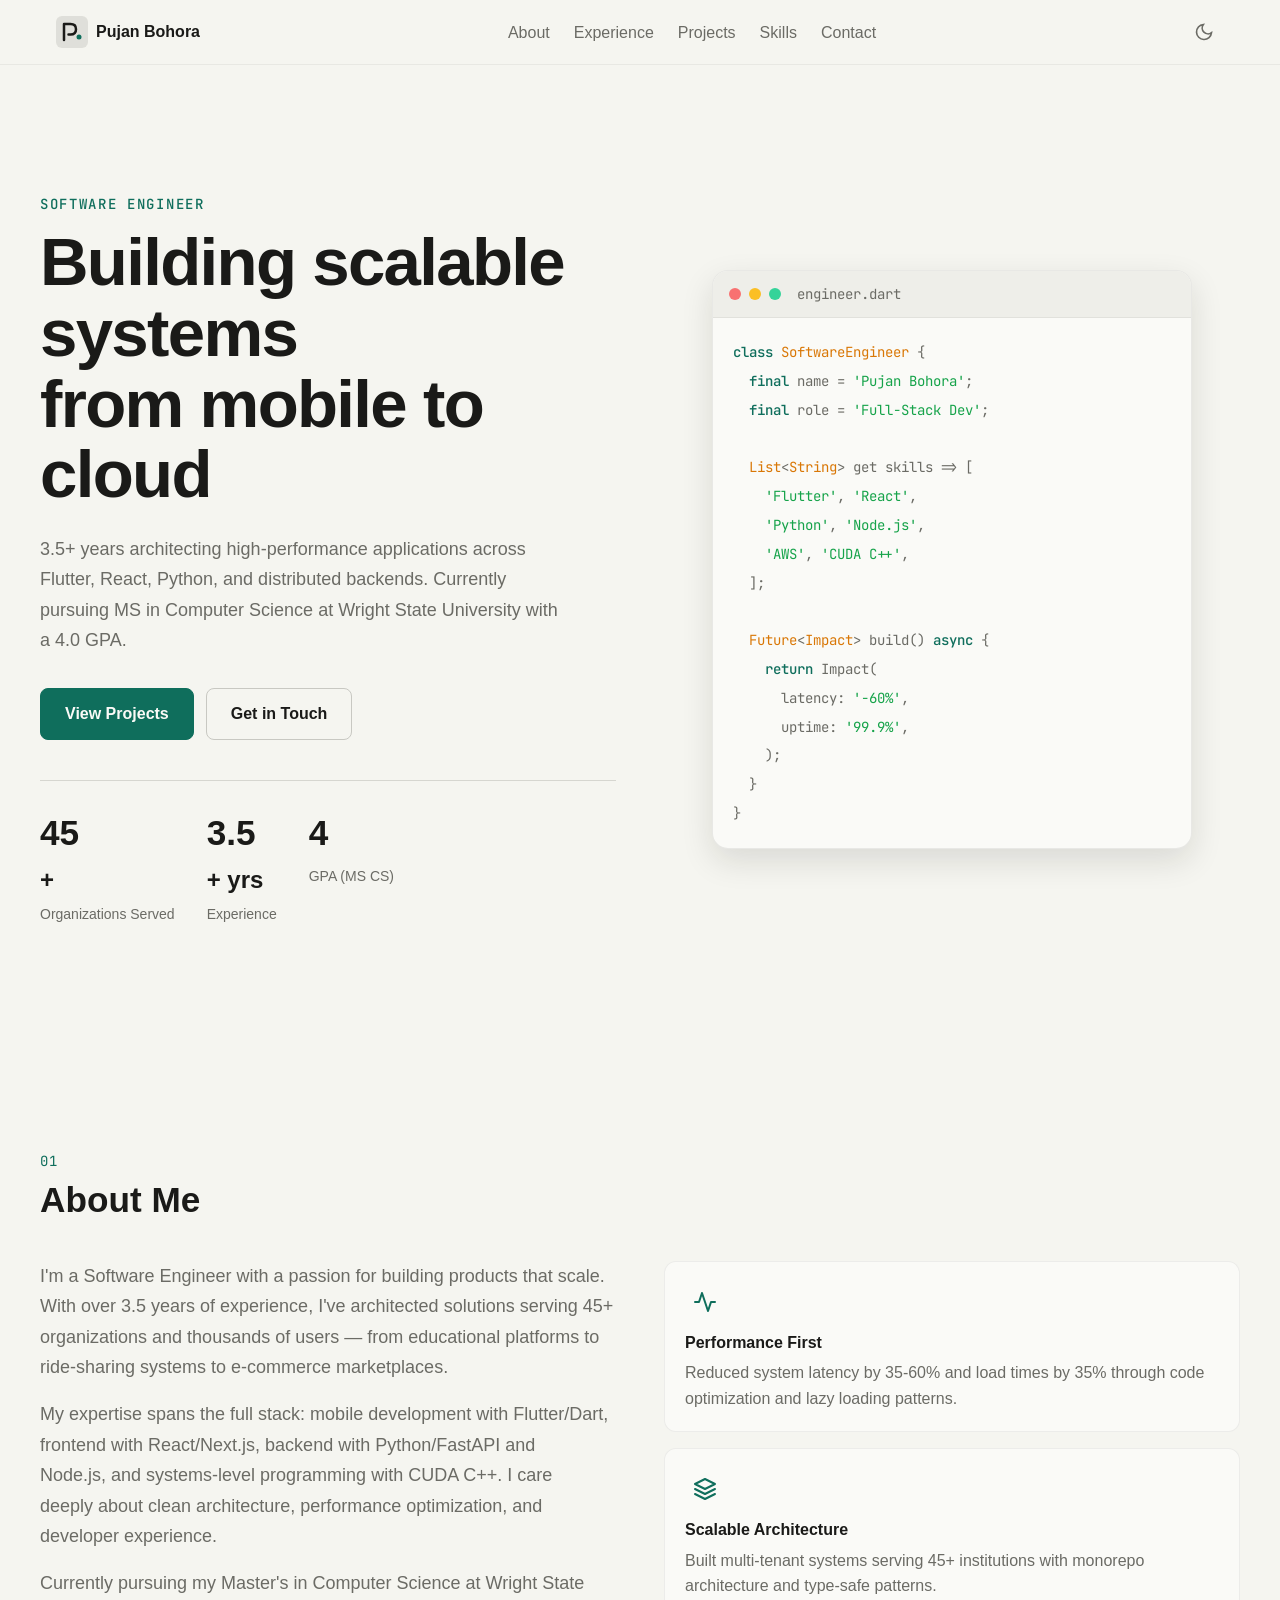
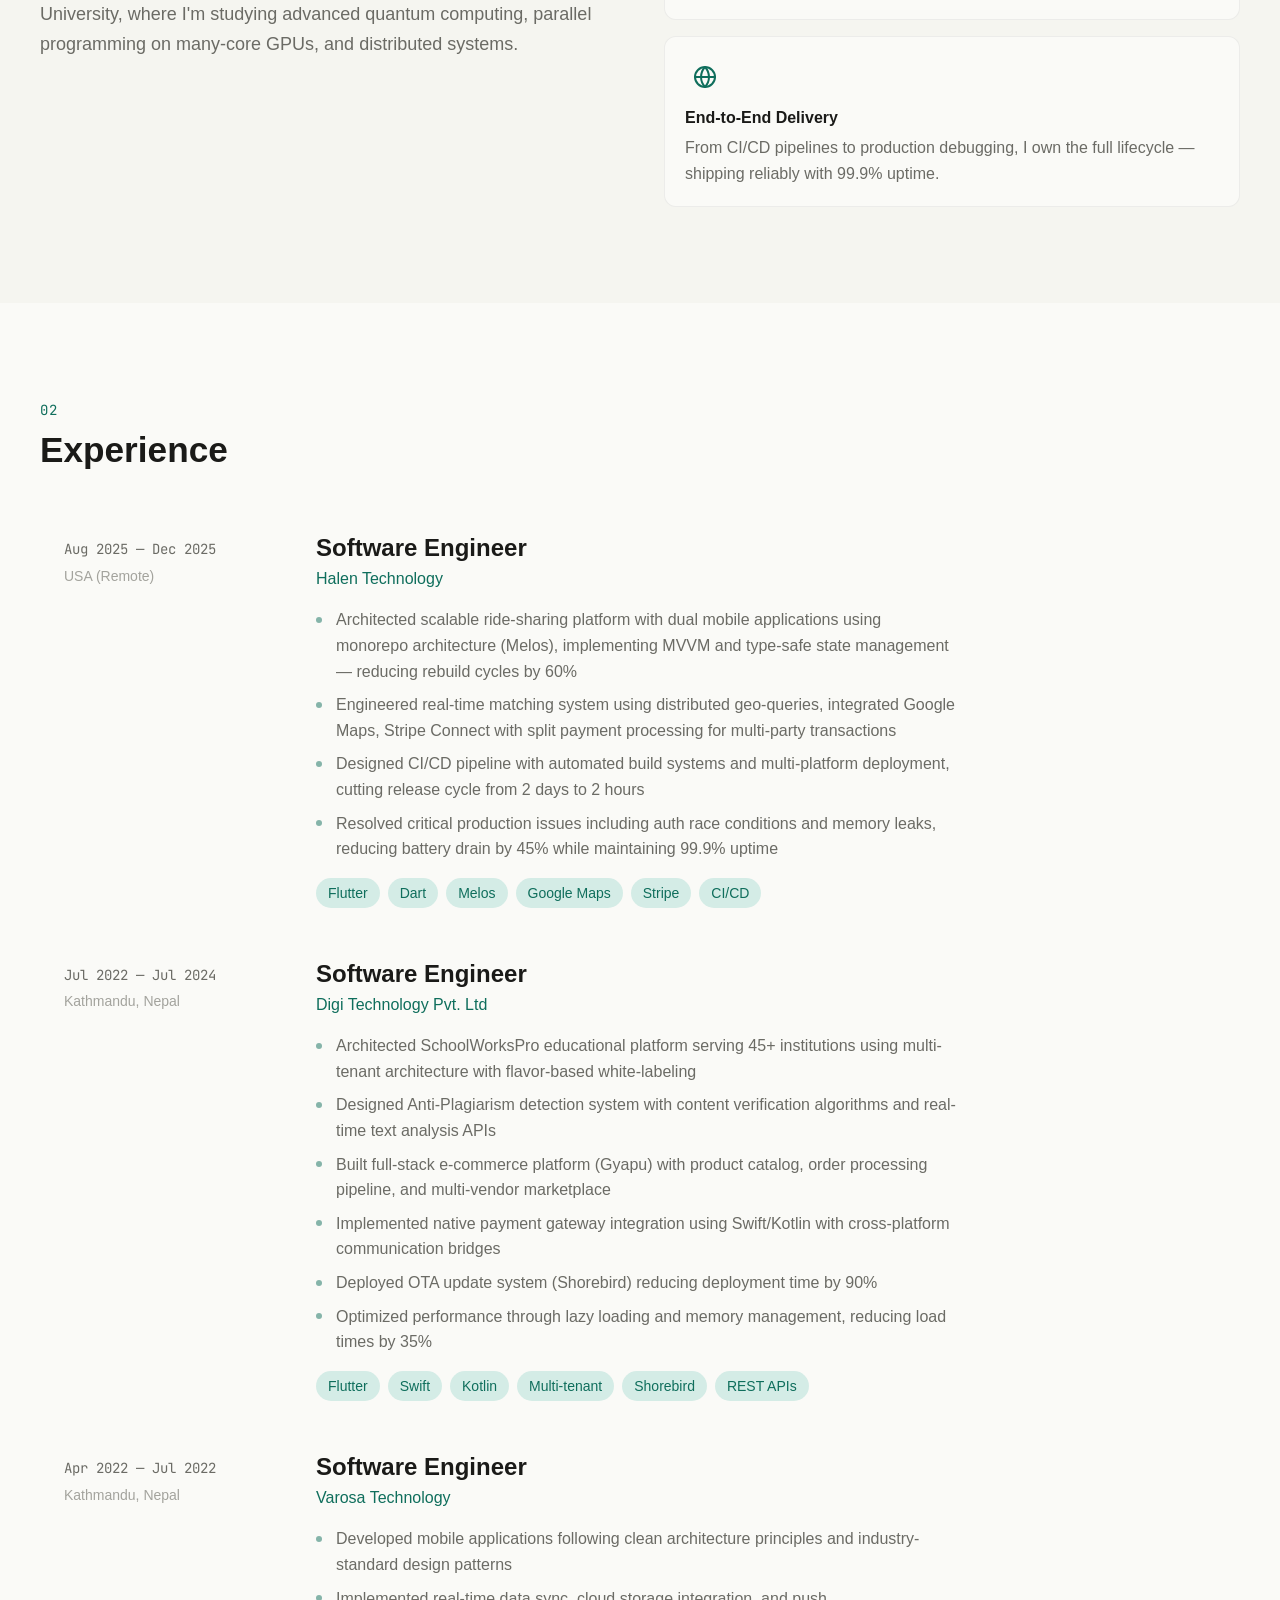
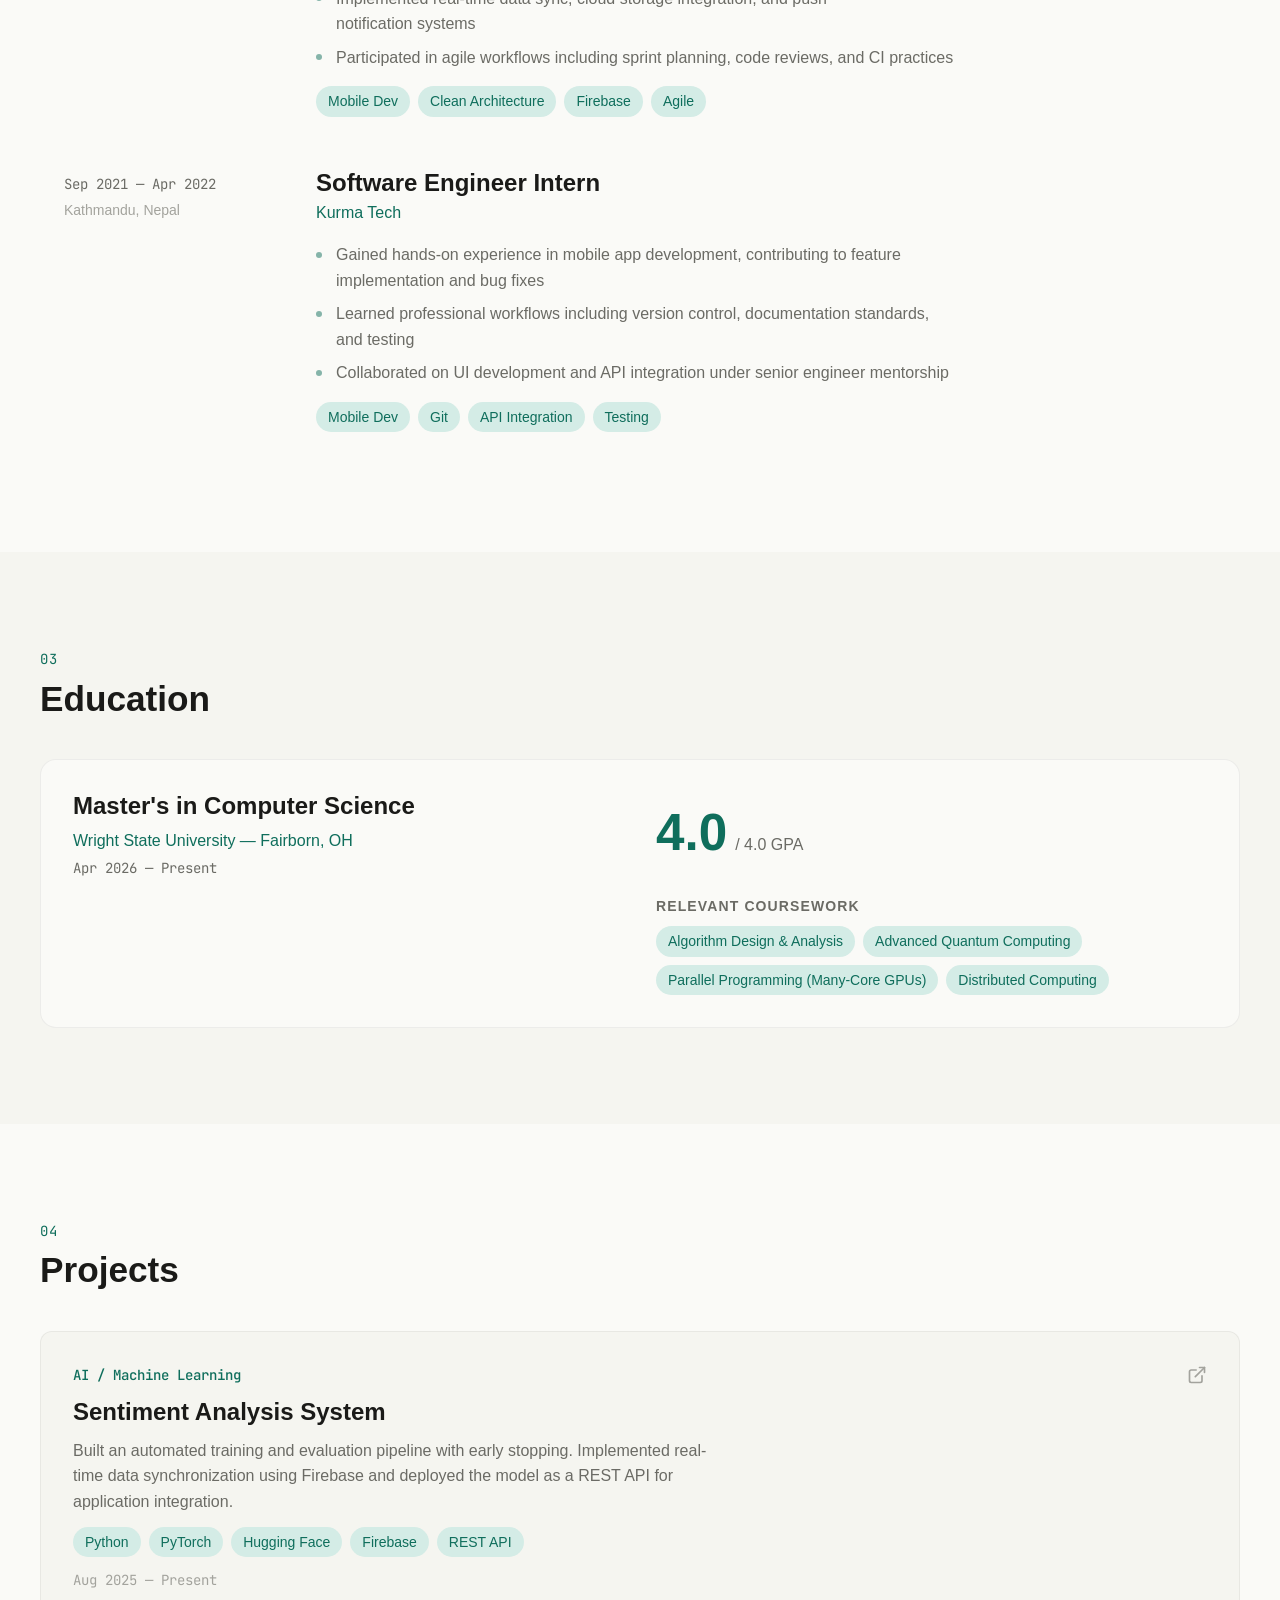
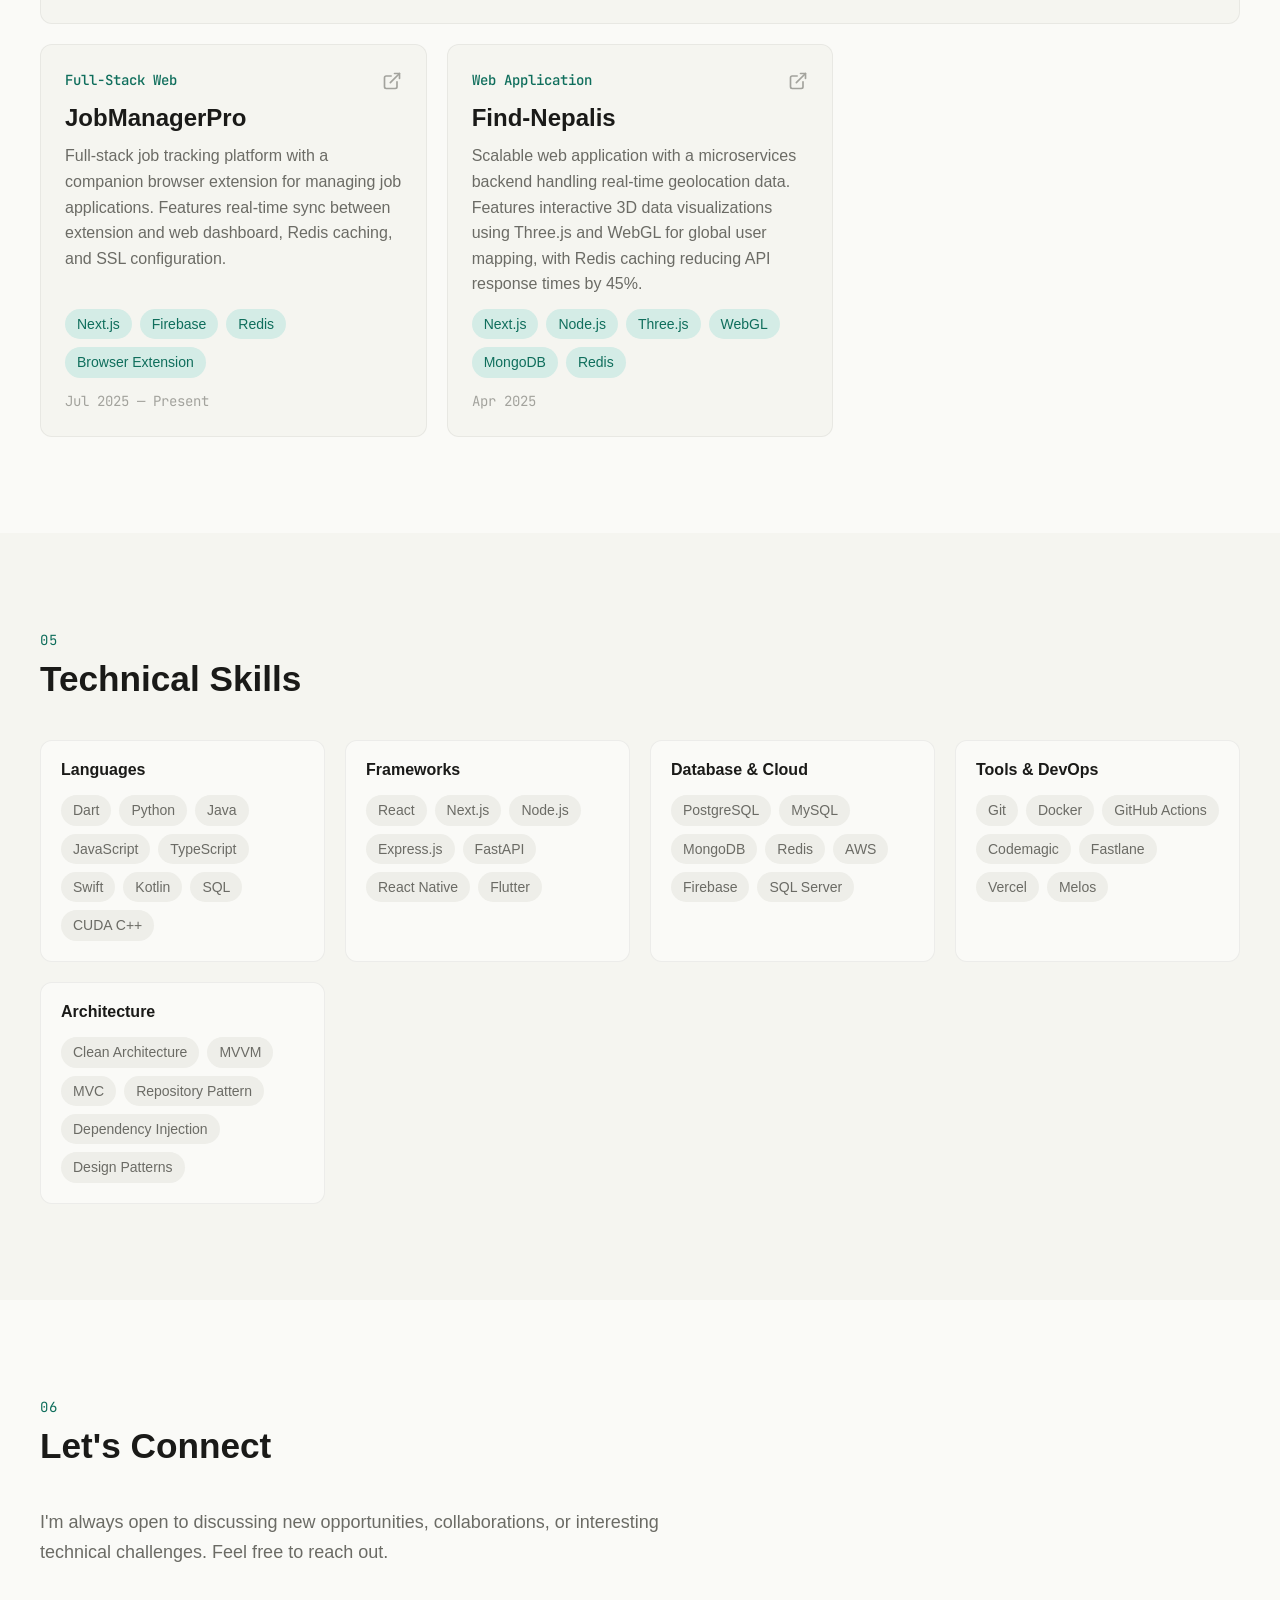
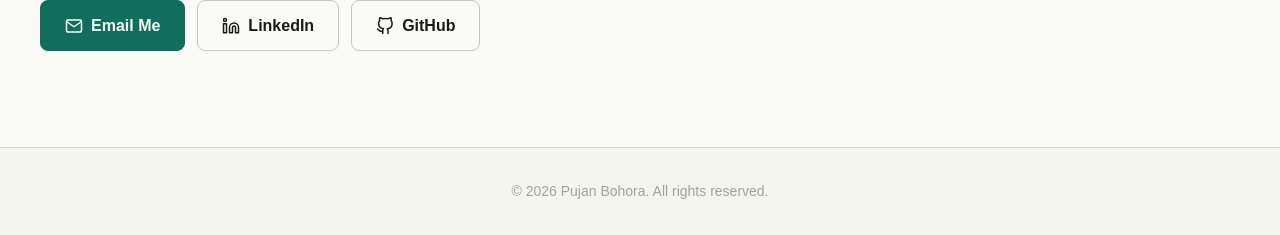
<file: index.html>
<!DOCTYPE html>
<html lang="en">

<head>
  <meta charset="UTF-8" />
  <meta name="viewport" content="width=device-width, initial-scale=1.0" />
  <title>Pujan Bohora — Software Engineer</title>
  <meta name="description"
    content="Software Engineer with 3.5+ years building scalable, high-performance applications across mobile, web, and backend systems." />
  <meta property="og:title" content="Pujan Bohora — Software Engineer" />
  <meta property="og:description"
    content="Full-stack developer specializing in mobile, web, and distributed systems." />
  <meta property="og:type" content="website" />

  <!-- Fonts -->
  <link href="https://api.fontshare.com/v2/css?f[]=cabinet-grotesk@500,700,800&f[]=satoshi@400,500,700&display=swap"
    rel="stylesheet" />
  <link rel="preconnect" href="https://fonts.googleapis.com" />
  <link rel="preconnect" href="https://fonts.gstatic.com" crossorigin />
  <link href="https://fonts.googleapis.com/css2?family=JetBrains+Mono:wght@400;500&display=swap" rel="stylesheet" />

  <link rel="stylesheet" href="./base.css" />
  <link rel="stylesheet" href="./style.css" />
</head>

<body>
  <a href="#main" class="sr-only"
    style="position:absolute;top:0;left:0;padding:8px;background:var(--color-primary);color:var(--color-text-inverse);z-index:999;font-size:14px;">Skip
    to content</a>

  <!-- HEADER -->
  <header class="header" id="header">
    <div class="header-inner">
      <a href="#" class="logo" aria-label="Pujan Bohora">
        <svg width="32" height="32" viewBox="0 0 32 32" fill="none" aria-hidden="true">
          <rect width="32" height="32" rx="6" fill="currentColor" opacity="0.1" />
          <path d="M8 24V8h6.5c3.6 0 5.5 2.1 5.5 5.2 0 3.1-2 5.3-5.5 5.3H12.5" stroke="currentColor" stroke-width="2.5"
            stroke-linecap="round" stroke-linejoin="round" />
          <circle cx="23" cy="21" r="2.5" fill="var(--color-primary)" />
        </svg>
        <span>Pujan Bohora</span>
      </a>
      <nav class="nav" id="nav" aria-label="Main navigation">
        <ul role="list">
          <li><a href="#about">About</a></li>
          <li><a href="#experience">Experience</a></li>
          <li><a href="#projects">Projects</a></li>
          <li><a href="#skills">Skills</a></li>
          <li><a href="#contact">Contact</a></li>
        </ul>
      </nav>
      <div class="header-actions">
        <button data-theme-toggle aria-label="Switch to dark mode" class="theme-toggle">
          <svg width="20" height="20" viewBox="0 0 24 24" fill="none" stroke="currentColor" stroke-width="2">
            <path d="M21 12.79A9 9 0 1 1 11.21 3 7 7 0 0 0 21 12.79z" />
          </svg>
        </button>
        <button class="mobile-menu-btn" aria-label="Open menu" aria-expanded="false" id="menuBtn">
          <svg width="24" height="24" viewBox="0 0 24 24" fill="none" stroke="currentColor" stroke-width="2"
            stroke-linecap="round">
            <line x1="3" y1="6" x2="21" y2="6" />
            <line x1="3" y1="12" x2="21" y2="12" />
            <line x1="3" y1="18" x2="21" y2="18" />
          </svg>
        </button>
      </div>
    </div>
  </header>

  <main id="main">
    <!-- HERO -->
    <section class="hero" id="hero">
      <div class="hero-inner">
        <div class="hero-content">
          <p class="hero-label">Software Engineer</p>
          <h1 class="hero-title">Building scalable systems<br />from mobile to cloud</h1>
          <p class="hero-description">3.5+ years architecting high-performance applications across Flutter, React,
            Python, and distributed backends. Currently pursuing MS in Computer Science at Wright State University with
            a 4.0 GPA.</p>
          <div class="hero-actions">
            <a href="#projects" class="btn btn-primary">View Projects</a>
            <a href="#contact" class="btn btn-secondary">Get in Touch</a>
          </div>
          <div class="hero-stats">
            <div class="stat">
              <span class="stat-number" data-target="45">0</span><span class="stat-suffix">+</span>
              <span class="stat-label">Organizations Served</span>
            </div>
            <div class="stat">
              <span class="stat-number" data-target="3.5">0</span><span class="stat-suffix">+ yrs</span>
              <span class="stat-label">Experience</span>
            </div>
            <div class="stat">
              <span class="stat-number" data-target="4.0">0</span>
              <span class="stat-label">GPA (MS CS)</span>
            </div>
          </div>
        </div>
        <div class="hero-visual">
          <div class="hero-code-block">
            <div class="code-header">
              <span class="code-dot" style="background:#f87171"></span>
              <span class="code-dot" style="background:#fbbf24"></span>
              <span class="code-dot" style="background:#34d399"></span>
              <span class="code-filename">engineer.dart</span>
            </div>
            <pre><code><span class="code-keyword">class</span> <span class="code-type">SoftwareEngineer</span> {
  <span class="code-keyword">final</span> name = <span class="code-string">'Pujan Bohora'</span>;
  <span class="code-keyword">final</span> role = <span class="code-string">'Full-Stack Dev'</span>;

  <span class="code-type">List</span>&lt;<span class="code-type">String</span>&gt; get skills =&gt; [
    <span class="code-string">'Flutter'</span>, <span class="code-string">'React'</span>,
    <span class="code-string">'Python'</span>, <span class="code-string">'Node.js'</span>,
    <span class="code-string">'AWS'</span>, <span class="code-string">'CUDA C++'</span>,
  ];

  <span class="code-type">Future</span>&lt;<span class="code-type">Impact</span>&gt; build() <span class="code-keyword">async</span> {
    <span class="code-keyword">return</span> Impact(
      latency: <span class="code-string">'-60%'</span>,
      uptime: <span class="code-string">'99.9%'</span>,
    );
  }
}</code></pre>
          </div>
        </div>
      </div>
    </section>

    <!-- ABOUT -->
    <section class="section" id="about">
      <div class="container">
        <div class="section-header">
          <span class="section-label">01</span>
          <h2 class="section-title">About Me</h2>
        </div>
        <div class="about-grid">
          <div class="about-text">
            <p>I'm a Software Engineer with a passion for building products that scale. With over 3.5 years of
              experience, I've architected solutions serving 45+ organizations and thousands of users — from educational
              platforms to ride-sharing systems to e-commerce marketplaces.</p>
            <p>My expertise spans the full stack: mobile development with Flutter/Dart, frontend with React/Next.js,
              backend with Python/FastAPI and Node.js, and systems-level programming with CUDA C++. I care deeply about
              clean architecture, performance optimization, and developer experience.</p>
            <p>Currently pursuing my Master's in Computer Science at Wright State University, where I'm studying
              advanced quantum computing, parallel programming on many-core GPUs, and distributed systems.</p>
          </div>
          <div class="about-highlights">
            <div class="highlight-card">
              <span class="highlight-icon">
                <svg width="24" height="24" viewBox="0 0 24 24" fill="none" stroke="currentColor" stroke-width="2"
                  stroke-linecap="round" stroke-linejoin="round">
                  <path d="M22 12h-4l-3 9L9 3l-3 9H2" />
                </svg>
              </span>
              <h3>Performance First</h3>
              <p>Reduced system latency by 35-60% and load times by 35% through code optimization and lazy loading
                patterns.</p>
            </div>
            <div class="highlight-card">
              <span class="highlight-icon">
                <svg width="24" height="24" viewBox="0 0 24 24" fill="none" stroke="currentColor" stroke-width="2"
                  stroke-linecap="round" stroke-linejoin="round">
                  <path d="M12 2L2 7l10 5 10-5-10-5z" />
                  <path d="M2 17l10 5 10-5" />
                  <path d="M2 12l10 5 10-5" />
                </svg>
              </span>
              <h3>Scalable Architecture</h3>
              <p>Built multi-tenant systems serving 45+ institutions with monorepo architecture and type-safe patterns.
              </p>
            </div>
            <div class="highlight-card">
              <span class="highlight-icon">
                <svg width="24" height="24" viewBox="0 0 24 24" fill="none" stroke="currentColor" stroke-width="2"
                  stroke-linecap="round" stroke-linejoin="round">
                  <circle cx="12" cy="12" r="10" />
                  <line x1="2" y1="12" x2="22" y2="12" />
                  <path
                    d="M12 2a15.3 15.3 0 0 1 4 10 15.3 15.3 0 0 1-4 10 15.3 15.3 0 0 1-4-10 15.3 15.3 0 0 1 4-10z" />
                </svg>
              </span>
              <h3>End-to-End Delivery</h3>
              <p>From CI/CD pipelines to production debugging, I own the full lifecycle — shipping reliably with 99.9%
                uptime.</p>
            </div>
          </div>
        </div>
      </div>
    </section>

    <!-- EXPERIENCE -->
    <section class="section section-alt" id="experience">
      <div class="container">
        <div class="section-header">
          <span class="section-label">02</span>
          <h2 class="section-title">Experience</h2>
        </div>
        <div class="timeline">
          <div class="timeline-item">
            <div class="timeline-date">
              <span class="date-range">Aug 2025 — Dec 2025</span>
              <span class="location">USA (Remote)</span>
            </div>
            <div class="timeline-content">
              <h3>Software Engineer</h3>
              <span class="company">Halen Technology</span>
              <ul>
                <li>Architected scalable ride-sharing platform with dual mobile applications using monorepo architecture
                  (Melos), implementing MVVM and type-safe state management — reducing rebuild cycles by 60%</li>
                <li>Engineered real-time matching system using distributed geo-queries, integrated Google Maps, Stripe
                  Connect with split payment processing for multi-party transactions</li>
                <li>Designed CI/CD pipeline with automated build systems and multi-platform deployment, cutting release
                  cycle from 2 days to 2 hours</li>
                <li>Resolved critical production issues including auth race conditions and memory leaks, reducing
                  battery drain by 45% while maintaining 99.9% uptime</li>
              </ul>
              <div class="tech-tags">
                <span>Flutter</span><span>Dart</span><span>Melos</span><span>Google
                  Maps</span><span>Stripe</span><span>CI/CD</span>
              </div>
            </div>
          </div>

          <div class="timeline-item">
            <div class="timeline-date">
              <span class="date-range">Jul 2022 — Jul 2024</span>
              <span class="location">Kathmandu, Nepal</span>
            </div>
            <div class="timeline-content">
              <h3>Software Engineer</h3>
              <span class="company">Digi Technology Pvt. Ltd</span>
              <ul>
                <li>Architected SchoolWorksPro educational platform serving 45+ institutions using multi-tenant
                  architecture with flavor-based white-labeling</li>
                <li>Designed Anti-Plagiarism detection system with content verification algorithms and real-time text
                  analysis APIs</li>
                <li>Built full-stack e-commerce platform (Gyapu) with product catalog, order processing pipeline, and
                  multi-vendor marketplace</li>
                <li>Implemented native payment gateway integration using Swift/Kotlin with cross-platform communication
                  bridges</li>
                <li>Deployed OTA update system (Shorebird) reducing deployment time by 90%</li>
                <li>Optimized performance through lazy loading and memory management, reducing load times by 35%</li>
              </ul>
              <div class="tech-tags">
                <span>Flutter</span><span>Swift</span><span>Kotlin</span><span>Multi-tenant</span><span>Shorebird</span><span>REST
                  APIs</span>
              </div>
            </div>
          </div>

          <div class="timeline-item">
            <div class="timeline-date">
              <span class="date-range">Apr 2022 — Jul 2022</span>
              <span class="location">Kathmandu, Nepal</span>
            </div>
            <div class="timeline-content">
              <h3>Software Engineer</h3>
              <span class="company">Varosa Technology</span>
              <ul>
                <li>Developed mobile applications following clean architecture principles and industry-standard design
                  patterns</li>
                <li>Implemented real-time data sync, cloud storage integration, and push notification systems</li>
                <li>Participated in agile workflows including sprint planning, code reviews, and CI practices</li>
              </ul>
              <div class="tech-tags">
                <span>Mobile Dev</span><span>Clean Architecture</span><span>Firebase</span><span>Agile</span>
              </div>
            </div>
          </div>

          <div class="timeline-item">
            <div class="timeline-date">
              <span class="date-range">Sep 2021 — Apr 2022</span>
              <span class="location">Kathmandu, Nepal</span>
            </div>
            <div class="timeline-content">
              <h3>Software Engineer Intern</h3>
              <span class="company">Kurma Tech</span>
              <ul>
                <li>Gained hands-on experience in mobile app development, contributing to feature implementation and bug
                  fixes</li>
                <li>Learned professional workflows including version control, documentation standards, and testing</li>
                <li>Collaborated on UI development and API integration under senior engineer mentorship</li>
              </ul>
              <div class="tech-tags">
                <span>Mobile Dev</span><span>Git</span><span>API Integration</span><span>Testing</span>
              </div>
            </div>
          </div>
        </div>
      </div>
    </section>

    <!-- EDUCATION -->
    <section class="section" id="education">
      <div class="container">
        <div class="section-header">
          <span class="section-label">03</span>
          <h2 class="section-title">Education</h2>
        </div>
        <div class="education-card">
          <div class="edu-main">
            <h3>Master's in Computer Science</h3>
            <span class="company">Wright State University — Fairborn, OH</span>
            <span class="date-range">Apr 2026 — Present</span>
          </div>
          <div class="edu-details">
            <div class="edu-gpa">
              <span class="gpa-value">4.0</span>
              <span class="gpa-label">/ 4.0 GPA</span>
            </div>
            <div class="edu-courses">
              <h4>Relevant Coursework</h4>
              <div class="tech-tags">
                <span>Algorithm Design & Analysis</span>
                <span>Advanced Quantum Computing</span>
                <span>Parallel Programming (Many-Core GPUs)</span>
                <span>Distributed Computing</span>
              </div>
            </div>
          </div>
        </div>
      </div>
    </section>

    <!-- PROJECTS -->
    <section class="section section-alt" id="projects">
      <div class="container">
        <div class="section-header">
          <span class="section-label">04</span>
          <h2 class="section-title">Projects</h2>
        </div>
        <div class="projects-grid">
          <div class="project-card project-featured">
            <div class="project-top">
              <span class="project-type">AI / Machine Learning </span>
              <svg width="20" height="20" viewBox="0 0 24 24" fill="none" stroke="currentColor" stroke-width="2"
                stroke-linecap="round" stroke-linejoin="round">
                <path d="M18 13v6a2 2 0 0 1-2 2H5a2 2 0 0 1-2-2V8a2 2 0 0 1 2-2h6" />
                <polyline points="15 3 21 3 21 9" />
                <line x1="10" y1="14" x2="21" y2="3" />
              </svg>
            </div>
            <h3>Sentiment Analysis System</h3>
            <p>Built an automated training and evaluation pipeline with early stopping. Implemented real-time data
              synchronization using Firebase and deployed the model as a REST API for application integration.</p>
            <div class="tech-tags">
              <span>Python</span><span>PyTorch</span><span>Hugging Face</span><span>Firebase</span><span>REST API</span>
            </div>
            <span class="project-date">Aug 2025 — Present</span>
          </div>

          <div class="project-card">
            <div class="project-top">
              <span class="project-type">Full-Stack Web</span>
              <svg width="20" height="20" viewBox="0 0 24 24" fill="none" stroke="currentColor" stroke-width="2"
                stroke-linecap="round" stroke-linejoin="round">
                <path d="M18 13v6a2 2 0 0 1-2 2H5a2 2 0 0 1-2-2V8a2 2 0 0 1 2-2h6" />
                <polyline points="15 3 21 3 21 9" />
                <line x1="10" y1="14" x2="21" y2="3" />
              </svg>
            </div>
            <h3>JobManagerPro</h3>
            <p>Full-stack job tracking platform with a companion browser extension for managing job applications.
              Features real-time sync between extension and web dashboard, Redis caching, and SSL configuration.</p>
            <div class="tech-tags">
              <span>Next.js</span><span>Firebase</span><span>Redis</span><span>Browser Extension</span>
            </div>
            <span class="project-date">Jul 2025 — Present</span>
          </div>

          <div class="project-card">
            <div class="project-top">
              <span class="project-type">Web Application</span>
              <svg width="20" height="20" viewBox="0 0 24 24" fill="none" stroke="currentColor" stroke-width="2"
                stroke-linecap="round" stroke-linejoin="round">
                <path d="M18 13v6a2 2 0 0 1-2 2H5a2 2 0 0 1-2-2V8a2 2 0 0 1 2-2h6" />
                <polyline points="15 3 21 3 21 9" />
                <line x1="10" y1="14" x2="21" y2="3" />
              </svg>
            </div>
            <h3>Find-Nepalis</h3>
            <p>Scalable web application with a microservices backend handling real-time geolocation data. Features
              interactive 3D data visualizations using Three.js and WebGL for global user mapping, with Redis caching
              reducing API response times by 45%.</p>
            <div class="tech-tags">
              <span>Next.js</span><span>Node.js</span><span>Three.js</span><span>WebGL</span><span>MongoDB</span><span>Redis</span>
            </div>
            <span class="project-date">Apr 2025</span>
          </div>
        </div>
      </div>
    </section>

    <!-- SKILLS -->
    <section class="section" id="skills">
      <div class="container">
        <div class="section-header">
          <span class="section-label">05</span>
          <h2 class="section-title">Technical Skills</h2>
        </div>
        <div class="skills-grid">
          <div class="skill-group">
            <h3>Languages</h3>
            <div class="skill-items">
              <span>Dart</span><span>Python</span><span>Java</span><span>JavaScript</span><span>TypeScript</span><span>Swift</span><span>Kotlin</span><span>SQL</span><span>CUDA
                C++</span>
            </div>
          </div>
          <div class="skill-group">
            <h3>Frameworks</h3>
            <div class="skill-items">
              <span>React</span><span>Next.js</span><span>Node.js</span><span>Express.js</span><span>FastAPI</span><span>React
                Native</span><span>Flutter</span>
            </div>
          </div>
          <div class="skill-group">
            <h3>Database & Cloud</h3>
            <div class="skill-items">
              <span>PostgreSQL</span><span>MySQL</span><span>MongoDB</span><span>Redis</span><span>AWS</span><span>Firebase</span><span>SQL
                Server</span>
            </div>
          </div>
          <div class="skill-group">
            <h3>Tools & DevOps</h3>
            <div class="skill-items">
              <span>Git</span><span>Docker</span><span>GitHub
                Actions</span><span>Codemagic</span><span>Fastlane</span><span>Vercel</span><span>Melos</span>
            </div>
          </div>
          <div class="skill-group">
            <h3>Architecture</h3>
            <div class="skill-items">
              <span>Clean Architecture</span><span>MVVM</span><span>MVC</span><span>Repository
                Pattern</span><span>Dependency Injection</span><span>Design Patterns</span>
            </div>
          </div>
        </div>
      </div>
    </section>

    <!-- CONTACT -->
    <section class="section section-alt" id="contact">
      <div class="container">
        <div class="contact-inner">
          <div class="section-header">
            <span class="section-label">06</span>
            <h2 class="section-title">Let's Connect</h2>
          </div>
          <p class="contact-text">I'm always open to discussing new opportunities, collaborations, or interesting
            technical challenges. Feel free to reach out.</p>
          <div class="contact-links">
            <a href="mailto:bohorapujan79@gmail.com" class="btn btn-primary" target="_blank" rel="noopener noreferrer">
              <svg width="18" height="18" viewBox="0 0 24 24" fill="none" stroke="currentColor" stroke-width="2"
                stroke-linecap="round" stroke-linejoin="round">
                <path d="M4 4h16c1.1 0 2 .9 2 2v12c0 1.1-.9 2-2 2H4c-1.1 0-2-.9-2-2V6c0-1.1.9-2 2-2z" />
                <polyline points="22,6 12,13 2,6" />
              </svg>
              Email Me
            </a>
            <a href="https://linkedin.com" class="btn btn-secondary" target="_blank" rel="noopener noreferrer">
              <svg width="18" height="18" viewBox="0 0 24 24" fill="none" stroke="currentColor" stroke-width="2"
                stroke-linecap="round" stroke-linejoin="round">
                <path d="M16 8a6 6 0 0 1 6 6v7h-4v-7a2 2 0 0 0-2-2 2 2 0 0 0-2 2v7h-4v-7a6 6 0 0 1 6-6z" />
                <rect x="2" y="9" width="4" height="12" />
                <circle cx="4" cy="4" r="2" />
              </svg>
              LinkedIn
            </a>
            <a href="https://github.com" class="btn btn-secondary" target="_blank" rel="noopener noreferrer">
              <svg width="18" height="18" viewBox="0 0 24 24" fill="none" stroke="currentColor" stroke-width="2"
                stroke-linecap="round" stroke-linejoin="round">
                <path
                  d="M9 19c-5 1.5-5-2.5-7-3m14 6v-3.87a3.37 3.37 0 0 0-.94-2.61c3.14-.35 6.44-1.54 6.44-7A5.44 5.44 0 0 0 20 4.77 5.07 5.07 0 0 0 19.91 1S18.73.65 16 2.48a13.38 13.38 0 0 0-7 0C6.27.65 5.09 1 5.09 1A5.07 5.07 0 0 0 5 4.77a5.44 5.44 0 0 0-1.5 3.78c0 5.42 3.3 6.61 6.44 7A3.37 3.37 0 0 0 9 18.13V22" />
              </svg>
              GitHub
            </a>
          </div>
        </div>
      </div>
    </section>
  </main>

  <footer class="footer">
    <div class="container">
      <p>&copy; 2026 Pujan Bohora. All rights reserved.</p>
    </div>
  </footer>

  <script src="./app.js" defer></script>
  <script data-pplx-inline-edit>
    (function () {
      if (window === window.top) return;
      function inlineAll(orig, clone) {
        if (orig.nodeType !== 1) return;
        try {
          var cs = getComputedStyle(orig);
          var t = '';
          for (var i = 0; i < cs.length; i++) { t += cs[i] + ':' + cs.getPropertyValue(cs[i]) + ';'; }
          clone.style.cssText = t;
        } catch (e) { }
        var oc = orig.children, cc = clone.children;
        for (var j = 0; j < oc.length && j < cc.length; j++) { inlineAll(oc[j], cc[j]); }
      }
      function stripExternal(clone) {
        var imgs = clone.querySelectorAll('img');
        for (var i = 0; i < imgs.length; i++) {
          var s = imgs[i].getAttribute('src');
          if (s && !s.startsWith('data:')) imgs[i].removeAttribute('src');
        }
        var all = clone.querySelectorAll('*');
        for (var i = 0; i < all.length; i++) {
          var st = all[i].style.cssText;
          if (st && st.indexOf('url(') >= 0) {
            all[i].style.cssText = st.replace(/url\(["']?(?!data:)[^)"']*["']?\)/gi, 'none');
          }
        }
      }
      window.addEventListener('message', function (e) {
        if (!e.data || e.data.type !== 'INLINE_EDIT_CAPTURE_REQUEST') return;
        var scrollX = window.scrollX || window.pageXOffset || 0;
        var scrollY = window.scrollY || window.pageYOffset || 0;
        var w = window.innerWidth, h = window.innerHeight;
        try {
          var clone = document.documentElement.cloneNode(true);
          var rm = clone.querySelectorAll('script,link[rel="stylesheet"],style');
          for (var i = 0; i < rm.length; i++) { rm[i].remove(); }
          inlineAll(document.documentElement, clone);
          stripExternal(clone);
          var html = new XMLSerializer().serializeToString(clone);
          var svg = '<svg xmlns="http://www.w3.org/2000/svg" width="' + w + '" height="' + h + '">'
            + '<foreignObject width="100%" height="100%">'
            + '<div xmlns="http://www.w3.org/1999/xhtml" style="width:' + w + 'px;height:' + h + 'px;overflow:hidden">'
            + '<div style="transform:translate(-' + scrollX + 'px,-' + scrollY + 'px);transform-origin:top left">'
            + html + '</div></div></foreignObject></svg>';
          var svgUrl = 'data:image/svg+xml;charset=utf-8,' + encodeURIComponent(svg);
          var img = new Image();
          img.onload = function () {
            var c = document.createElement('canvas'); c.width = w; c.height = h;
            c.getContext('2d').drawImage(img, 0, 0);
            window.parent.postMessage({ type: 'INLINE_EDIT_SCREENSHOT_RESULT', dataUrl: c.toDataURL('image/png'), scrollX: scrollX, scrollY: scrollY }, '*');
          };
          img.onerror = function () {
            window.parent.postMessage({ type: 'INLINE_EDIT_SCREENSHOT_RESULT', dataUrl: null, scrollX: scrollX, scrollY: scrollY }, '*');
          };
          img.src = svgUrl;
        } catch (err) {
          window.parent.postMessage({ type: 'INLINE_EDIT_SCREENSHOT_RESULT', dataUrl: null, scrollX: scrollX, scrollY: scrollY }, '*');
        }
      });
    })();
  </script>
</body>

</html>
</file>
<file: base.css>
/* base.css */
*,
*::before,
*::after {
  box-sizing: border-box;
  margin: 0;
  padding: 0;
}

html {
  -moz-text-size-adjust: none;
  -webkit-text-size-adjust: none;
  text-size-adjust: none;
  -webkit-font-smoothing: antialiased;
  -moz-osx-font-smoothing: grayscale;
  text-rendering: optimizeLegibility;
  scroll-behavior: smooth;
  hanging-punctuation: first last;
  scroll-padding-top: var(--space-16);
}

body {
  min-height: 100dvh;
  line-height: 1.6;
  font-family: var(--font-body, sans-serif);
  font-size: var(--text-base);
  color: var(--color-text);
  background-color: var(--color-bg);
}

img,
picture,
video,
canvas,
svg {
  display: block;
  max-width: 100%;
  height: auto;
}
ul[role='list'],
ol[role='list'] {
  list-style: none;
}
input,
button,
textarea,
select {
  font: inherit;
  color: inherit;
}

h1,
h2,
h3,
h4,
h5,
h6 {
  text-wrap: balance;
  line-height: 1.15;
}
p,
li,
figcaption {
  text-wrap: pretty;
  max-width: 72ch;
}

::selection {
  background: oklch(from var(--color-primary) l c h / 0.25);
  color: var(--color-text);
}

:focus-visible {
  outline: 2px solid var(--color-primary);
  outline-offset: 3px;
  border-radius: var(--radius-sm);
}

@media (prefers-reduced-motion: reduce) {
  *,
  *::before,
  *::after {
    animation-duration: 0.01ms !important;
    animation-iteration-count: 1 !important;
    transition-duration: 0.01ms !important;
    scroll-behavior: auto !important;
  }
}

button {
  cursor: pointer;
  background: none;
  border: none;
}
table {
  border-collapse: collapse;
  width: 100%;
}

a,
button,
[role='button'],
[role='link'],
input,
textarea,
select {
  transition:
    color var(--transition-interactive),
    background var(--transition-interactive),
    border-color var(--transition-interactive),
    box-shadow var(--transition-interactive);
}

.sr-only {
  position: absolute;
  width: 1px;
  height: 1px;
  padding: 0;
  margin: -1px;
  overflow: hidden;
  clip: rect(0, 0, 0, 0);
  white-space: nowrap;
  border-width: 0;
}
</file>
<file: style.css>
/* ===== DESIGN TOKENS ===== */
:root {
  /* Type scale */
  --text-xs: clamp(0.75rem, 0.7rem + 0.25vw, 0.875rem);
  --text-sm: clamp(0.875rem, 0.8rem + 0.35vw, 1rem);
  --text-base: clamp(1rem, 0.95rem + 0.25vw, 1.125rem);
  --text-lg: clamp(1.125rem, 1rem + 0.75vw, 1.5rem);
  --text-xl: clamp(1.5rem, 1.2rem + 1.25vw, 2.25rem);
  --text-2xl: clamp(2rem, 1.2rem + 2.5vw, 3.5rem);
  --text-3xl: clamp(2.5rem, 1rem + 4vw, 5rem);

  /* Spacing (4px system) */
  --space-1: 0.25rem;
  --space-2: 0.5rem;
  --space-3: 0.75rem;
  --space-4: 1rem;
  --space-5: 1.25rem;
  --space-6: 1.5rem;
  --space-8: 2rem;
  --space-10: 2.5rem;
  --space-12: 3rem;
  --space-16: 4rem;
  --space-20: 5rem;
  --space-24: 6rem;
  --space-32: 8rem;

  /* Fonts */
  --font-display: 'Cabinet Grotesk', 'Inter', sans-serif;
  --font-body: 'Satoshi', 'Inter', sans-serif;
  --font-mono: 'JetBrains Mono', monospace;

  /* Radius */
  --radius-sm: 0.375rem;
  --radius-md: 0.5rem;
  --radius-lg: 0.75rem;
  --radius-xl: 1rem;
  --radius-full: 9999px;

  /* Transitions */
  --transition-interactive: 180ms cubic-bezier(0.16, 1, 0.3, 1);

  /* Content widths */
  --content-narrow: 640px;
  --content-default: 960px;
  --content-wide: 1200px;
}

/* ===== LIGHT MODE ===== */
:root,
[data-theme='light'] {
  --color-bg: #f5f5f0;
  --color-surface: #fafaf7;
  --color-surface-2: #ffffff;
  --color-surface-offset: #eeeee9;
  --color-surface-dynamic: #e4e4df;
  --color-divider: #d6d6d0;
  --color-border: #c8c8c2;

  --color-text: #1a1a18;
  --color-text-muted: #6b6b65;
  --color-text-faint: #a3a39d;
  --color-text-inverse: #fafaf7;

  --color-primary: #0f6e5c;
  --color-primary-hover: #0a5647;
  --color-primary-active: #073d33;
  --color-primary-highlight: #d4ece6;

  --shadow-sm: 0 1px 2px oklch(0.2 0.01 80 / 0.06);
  --shadow-md: 0 4px 12px oklch(0.2 0.01 80 / 0.08);
  --shadow-lg: 0 12px 32px oklch(0.2 0.01 80 / 0.12);
}

/* ===== DARK MODE ===== */
[data-theme='dark'] {
  --color-bg: #111110;
  --color-surface: #1a1a18;
  --color-surface-2: #222220;
  --color-surface-offset: #1e1e1c;
  --color-surface-dynamic: #2a2a28;
  --color-divider: #2d2d2b;
  --color-border: #3a3a38;

  --color-text: #e0e0db;
  --color-text-muted: #8a8a84;
  --color-text-faint: #5a5a55;
  --color-text-inverse: #1a1a18;

  --color-primary: #3db89e;
  --color-primary-hover: #2da088;
  --color-primary-active: #1f8872;
  --color-primary-highlight: #1d332d;

  --shadow-sm: 0 1px 2px oklch(0 0 0 / 0.2);
  --shadow-md: 0 4px 12px oklch(0 0 0 / 0.3);
  --shadow-lg: 0 12px 32px oklch(0 0 0 / 0.4);
}

@media (prefers-color-scheme: dark) {
  :root:not([data-theme]) {
    --color-bg: #111110;
    --color-surface: #1a1a18;
    --color-surface-2: #222220;
    --color-surface-offset: #1e1e1c;
    --color-surface-dynamic: #2a2a28;
    --color-divider: #2d2d2b;
    --color-border: #3a3a38;
    --color-text: #e0e0db;
    --color-text-muted: #8a8a84;
    --color-text-faint: #5a5a55;
    --color-text-inverse: #1a1a18;
    --color-primary: #3db89e;
    --color-primary-hover: #2da088;
    --color-primary-active: #1f8872;
    --color-primary-highlight: #1d332d;
    --shadow-sm: 0 1px 2px oklch(0 0 0 / 0.2);
    --shadow-md: 0 4px 12px oklch(0 0 0 / 0.3);
    --shadow-lg: 0 12px 32px oklch(0 0 0 / 0.4);
  }
}

/* ===== HEADER ===== */
.header {
  position: sticky;
  top: 0;
  z-index: 50;
  background: oklch(from var(--color-bg) l c h / 0.85);
  backdrop-filter: blur(16px);
  -webkit-backdrop-filter: blur(16px);
  border-bottom: 1px solid oklch(from var(--color-text) l c h / 0.06);
  transition: transform 0.3s cubic-bezier(0.16, 1, 0.3, 1),
              box-shadow 0.3s cubic-bezier(0.16, 1, 0.3, 1);
}

.header--hidden { transform: translateY(-100%); }
.header--scrolled { box-shadow: var(--shadow-sm); }

.header-inner {
  max-width: var(--content-wide);
  margin-inline: auto;
  padding: var(--space-3) var(--space-4);
  display: flex;
  align-items: center;
  justify-content: space-between;
  gap: var(--space-4);
}

.logo {
  display: flex;
  align-items: center;
  gap: var(--space-2);
  text-decoration: none;
  color: var(--color-text);
  font-family: var(--font-display);
  font-weight: 700;
  font-size: var(--text-sm);
  white-space: nowrap;
}

.nav ul {
  display: flex;
  gap: var(--space-6);
  list-style: none;
}

.nav a {
  text-decoration: none;
  color: var(--color-text-muted);
  font-size: var(--text-sm);
  font-weight: 500;
  position: relative;
  padding: var(--space-1) 0;
}

.nav a::after {
  content: '';
  position: absolute;
  bottom: -2px;
  left: 0;
  width: 0;
  height: 2px;
  background: var(--color-primary);
  transition: width 0.3s cubic-bezier(0.16, 1, 0.3, 1);
}

.nav a:hover { color: var(--color-text); }
.nav a:hover::after { width: 100%; }

.header-actions {
  display: flex;
  align-items: center;
  gap: var(--space-2);
}

.theme-toggle {
  width: 40px;
  height: 40px;
  display: flex;
  align-items: center;
  justify-content: center;
  border-radius: var(--radius-md);
  color: var(--color-text-muted);
}

.theme-toggle:hover { color: var(--color-text); background: var(--color-surface-offset); }

.mobile-menu-btn {
  display: none;
  width: 44px;
  height: 44px;
  align-items: center;
  justify-content: center;
  color: var(--color-text);
}

@media (max-width: 768px) {
  .nav { 
    display: none; 
    position: absolute;
    top: 100%;
    left: 0;
    right: 0;
    background: var(--color-surface);
    border-bottom: 1px solid var(--color-divider);
    padding: var(--space-4);
    box-shadow: var(--shadow-md);
  }
  .nav.active { display: block; }
  .nav ul { flex-direction: column; gap: var(--space-1); }
  .nav a { display: block; padding: var(--space-3) var(--space-4); border-radius: var(--radius-md); font-size: var(--text-base); }
  .nav a:hover { background: var(--color-surface-offset); }
  .nav a::after { display: none; }
  .mobile-menu-btn { display: flex; }
}

/* ===== HERO ===== */
.hero {
  padding: clamp(var(--space-16), 10vw, var(--space-32)) var(--space-4);
  min-height: 85vh;
  display: flex;
  align-items: center;
}

.hero-inner {
  max-width: var(--content-wide);
  margin-inline: auto;
  display: grid;
  grid-template-columns: 1fr 1fr;
  gap: var(--space-12);
  align-items: center;
  width: 100%;
}

.hero-label {
  font-family: var(--font-mono);
  font-size: var(--text-xs);
  color: var(--color-primary);
  text-transform: uppercase;
  letter-spacing: 0.12em;
  font-weight: 500;
  margin-bottom: var(--space-3);
}

.hero-title {
  font-family: var(--font-display);
  font-size: var(--text-3xl);
  font-weight: 800;
  color: var(--color-text);
  margin-bottom: var(--space-6);
  line-height: 1.05;
  letter-spacing: -0.025em;
}

.hero-description {
  font-size: var(--text-base);
  color: var(--color-text-muted);
  max-width: 52ch;
  margin-bottom: var(--space-8);
  line-height: 1.7;
}

.hero-actions {
  display: flex;
  gap: var(--space-3);
  margin-bottom: var(--space-10);
  flex-wrap: wrap;
}

.hero-stats {
  display: flex;
  gap: var(--space-8);
  padding-top: var(--space-6);
  border-top: 1px solid var(--color-divider);
}

.stat { display: flex; flex-direction: column; }
.stat-number {
  font-family: var(--font-display);
  font-size: var(--text-xl);
  font-weight: 700;
  color: var(--color-text);
  font-variant-numeric: tabular-nums;
}
.stat-suffix {
  font-family: var(--font-display);
  font-size: var(--text-lg);
  font-weight: 700;
  color: var(--color-text);
}
.stat-label {
  font-size: var(--text-xs);
  color: var(--color-text-muted);
  margin-top: var(--space-1);
}

/* Hero code block */
.hero-visual {
  display: flex;
  justify-content: center;
}

.hero-code-block {
  background: var(--color-surface);
  border: 1px solid oklch(from var(--color-text) l c h / 0.08);
  border-radius: var(--radius-xl);
  overflow: hidden;
  width: 100%;
  max-width: 480px;
  box-shadow: var(--shadow-lg);
}

.code-header {
  display: flex;
  align-items: center;
  gap: var(--space-2);
  padding: var(--space-3) var(--space-4);
  background: var(--color-surface-offset);
  border-bottom: 1px solid oklch(from var(--color-text) l c h / 0.06);
}

.code-dot {
  width: 12px;
  height: 12px;
  border-radius: var(--radius-full);
  flex-shrink: 0;
}

.code-filename {
  font-family: var(--font-mono);
  font-size: var(--text-xs);
  color: var(--color-text-muted);
  margin-left: var(--space-2);
}

.hero-code-block pre {
  padding: var(--space-5);
  overflow-x: auto;
}

.hero-code-block code {
  font-family: var(--font-mono);
  font-size: clamp(0.75rem, 0.65rem + 0.5vw, 0.875rem);
  line-height: 1.7;
  color: var(--color-text-muted);
}

.code-keyword { color: var(--color-primary); font-weight: 500; }
.code-type { color: #d97706; }
.code-string { color: #16a34a; }

[data-theme='dark'] .code-type { color: #fbbf24; }
[data-theme='dark'] .code-string { color: #4ade80; }

@media (max-width: 900px) {
  .hero-inner { grid-template-columns: 1fr; gap: var(--space-8); }
  .hero-visual { display: none; }
  .hero { min-height: auto; padding-top: var(--space-16); padding-bottom: var(--space-16); }
  .hero-title { font-size: var(--text-2xl); }
  .hero-stats { gap: var(--space-6); }
}

@media (max-width: 480px) {
  .hero-stats { flex-direction: column; gap: var(--space-4); }
}

/* ===== BUTTONS ===== */
.btn {
  display: inline-flex;
  align-items: center;
  gap: var(--space-2);
  padding: var(--space-3) var(--space-6);
  border-radius: var(--radius-md);
  font-family: var(--font-body);
  font-size: var(--text-sm);
  font-weight: 600;
  text-decoration: none;
  white-space: nowrap;
  border: 1px solid transparent;
}

.btn-primary {
  background: var(--color-primary);
  color: var(--color-text-inverse);
  border-color: var(--color-primary);
}
.btn-primary:hover { background: var(--color-primary-hover); border-color: var(--color-primary-hover); }
.btn-primary:active { background: var(--color-primary-active); }

.btn-secondary {
  background: transparent;
  color: var(--color-text);
  border-color: var(--color-border);
}
.btn-secondary:hover { background: var(--color-surface-offset); border-color: var(--color-text-muted); }

/* ===== SECTIONS ===== */
.section {
  padding: clamp(var(--space-12), 8vw, var(--space-24)) var(--space-4);
}

.section-alt {
  background: var(--color-surface);
}

.container {
  max-width: var(--content-wide);
  margin-inline: auto;
}

.section-header {
  margin-bottom: var(--space-10);
}

.section-label {
  font-family: var(--font-mono);
  font-size: var(--text-xs);
  color: var(--color-primary);
  letter-spacing: 0.1em;
  display: block;
  margin-bottom: var(--space-2);
}

.section-title {
  font-family: var(--font-display);
  font-size: var(--text-xl);
  font-weight: 700;
  color: var(--color-text);
}

/* ===== ABOUT ===== */
.about-grid {
  display: grid;
  grid-template-columns: 1fr 1fr;
  gap: var(--space-12);
  align-items: start;
}

.about-text p {
  color: var(--color-text-muted);
  margin-bottom: var(--space-4);
  line-height: 1.7;
}

.about-text p:last-child { margin-bottom: 0; }

.about-highlights {
  display: flex;
  flex-direction: column;
  gap: var(--space-4);
}

.highlight-card {
  padding: var(--space-5);
  background: var(--color-surface);
  border: 1px solid oklch(from var(--color-text) l c h / 0.06);
  border-radius: var(--radius-lg);
  transition: box-shadow 0.3s ease, transform 0.3s ease;
}

.highlight-card:hover {
  box-shadow: var(--shadow-md);
  transform: translateY(-2px);
}

.highlight-icon {
  display: flex;
  align-items: center;
  justify-content: center;
  width: 40px;
  height: 40px;
  color: var(--color-primary);
  margin-bottom: var(--space-3);
}

.highlight-card h3 {
  font-family: var(--font-display);
  font-size: var(--text-sm);
  font-weight: 700;
  margin-bottom: var(--space-2);
  color: var(--color-text);
}

.highlight-card p {
  font-size: var(--text-sm);
  color: var(--color-text-muted);
  line-height: 1.6;
}

@media (max-width: 768px) {
  .about-grid { grid-template-columns: 1fr; gap: var(--space-8); }
}

/* ===== EXPERIENCE TIMELINE ===== */
.timeline {
  display: flex;
  flex-direction: column;
  gap: var(--space-1);
}

.timeline-item {
  display: grid;
  grid-template-columns: 220px 1fr;
  gap: var(--space-8);
  padding: var(--space-6);
  border-radius: var(--radius-lg);
  transition: background 0.2s ease;
}

.timeline-item:hover {
  background: oklch(from var(--color-text) l c h / 0.03);
}

.timeline-date {
  display: flex;
  flex-direction: column;
  gap: var(--space-1);
  padding-top: var(--space-1);
}

.date-range {
  font-family: var(--font-mono);
  font-size: var(--text-xs);
  color: var(--color-text-muted);
  white-space: nowrap;
}

.location {
  font-size: var(--text-xs);
  color: var(--color-text-faint);
}

.timeline-content h3 {
  font-family: var(--font-display);
  font-size: var(--text-lg);
  font-weight: 700;
  margin-bottom: var(--space-1);
  color: var(--color-text);
}

.company {
  font-size: var(--text-sm);
  color: var(--color-primary);
  font-weight: 500;
  display: block;
  margin-bottom: var(--space-4);
}

.timeline-content ul {
  list-style: none;
  display: flex;
  flex-direction: column;
  gap: var(--space-2);
  margin-bottom: var(--space-4);
}

.timeline-content li {
  font-size: var(--text-sm);
  color: var(--color-text-muted);
  padding-left: var(--space-5);
  position: relative;
  line-height: 1.6;
}

.timeline-content li::before {
  content: '';
  position: absolute;
  left: 0;
  top: 0.6em;
  width: 6px;
  height: 6px;
  border-radius: var(--radius-full);
  background: var(--color-primary);
  opacity: 0.5;
}

.tech-tags {
  display: flex;
  flex-wrap: wrap;
  gap: var(--space-2);
}

.tech-tags span {
  padding: var(--space-1) var(--space-3);
  background: var(--color-primary-highlight);
  color: var(--color-primary);
  font-size: var(--text-xs);
  font-weight: 500;
  border-radius: var(--radius-full);
  white-space: nowrap;
}

[data-theme='dark'] .tech-tags span {
  background: var(--color-primary-highlight);
  color: var(--color-primary);
}

@media (max-width: 768px) {
  .timeline-item { grid-template-columns: 1fr; gap: var(--space-2); padding: var(--space-4); }
  .timeline-date { flex-direction: row; gap: var(--space-3); align-items: center; }
}

/* ===== EDUCATION ===== */
.education-card {
  display: grid;
  grid-template-columns: 1fr 1fr;
  gap: var(--space-8);
  padding: var(--space-8);
  background: var(--color-surface);
  border: 1px solid oklch(from var(--color-text) l c h / 0.06);
  border-radius: var(--radius-xl);
}

.edu-main h3 {
  font-family: var(--font-display);
  font-size: var(--text-lg);
  font-weight: 700;
  margin-bottom: var(--space-2);
  color: var(--color-text);
}

.edu-main .company { margin-bottom: var(--space-1); }
.edu-main .date-range { display: block; margin-top: var(--space-1); }

.edu-gpa {
  display: flex;
  align-items: baseline;
  gap: var(--space-2);
  margin-bottom: var(--space-6);
}

.gpa-value {
  font-family: var(--font-display);
  font-size: var(--text-2xl);
  font-weight: 800;
  color: var(--color-primary);
  font-variant-numeric: tabular-nums;
}

.gpa-label {
  font-size: var(--text-sm);
  color: var(--color-text-muted);
}

.edu-courses h4 {
  font-family: var(--font-body);
  font-size: var(--text-xs);
  font-weight: 600;
  color: var(--color-text-muted);
  text-transform: uppercase;
  letter-spacing: 0.08em;
  margin-bottom: var(--space-3);
}

@media (max-width: 768px) {
  .education-card { grid-template-columns: 1fr; gap: var(--space-6); padding: var(--space-5); }
}

/* ===== PROJECTS ===== */
.projects-grid {
  display: grid;
  grid-template-columns: repeat(auto-fill, minmax(min(340px, 100%), 1fr));
  gap: var(--space-5);
}

.project-card {
  padding: var(--space-6);
  background: var(--color-bg);
  border: 1px solid oklch(from var(--color-text) l c h / 0.06);
  border-radius: var(--radius-lg);
  display: flex;
  flex-direction: column;
  gap: var(--space-3);
  transition: box-shadow 0.3s ease, transform 0.3s ease;
}

.project-card:hover {
  box-shadow: var(--shadow-md);
  transform: translateY(-3px);
}

.project-featured {
  grid-column: 1 / -1;
  background: var(--color-bg);
}

@media (min-width: 769px) {
  .project-featured {
    display: grid;
    grid-template-columns: 1fr;
    padding: var(--space-8);
  }
}

.project-top {
  display: flex;
  justify-content: space-between;
  align-items: center;
}

.project-type {
  font-family: var(--font-mono);
  font-size: var(--text-xs);
  color: var(--color-primary);
  font-weight: 500;
}

.project-top svg {
  color: var(--color-text-faint);
}

.project-card h3 {
  font-family: var(--font-display);
  font-size: var(--text-lg);
  font-weight: 700;
  color: var(--color-text);
}

.project-card p {
  font-size: var(--text-sm);
  color: var(--color-text-muted);
  line-height: 1.6;
  flex: 1;
}

.project-date {
  font-family: var(--font-mono);
  font-size: var(--text-xs);
  color: var(--color-text-faint);
}

/* ===== SKILLS ===== */
.skills-grid {
  display: grid;
  grid-template-columns: repeat(auto-fill, minmax(min(280px, 100%), 1fr));
  gap: var(--space-5);
}

.skill-group {
  padding: var(--space-5);
  background: var(--color-surface);
  border: 1px solid oklch(from var(--color-text) l c h / 0.06);
  border-radius: var(--radius-lg);
}

.skill-group h3 {
  font-family: var(--font-display);
  font-size: var(--text-sm);
  font-weight: 700;
  margin-bottom: var(--space-4);
  color: var(--color-text);
}

.skill-items {
  display: flex;
  flex-wrap: wrap;
  gap: var(--space-2);
}

.skill-items span {
  padding: var(--space-1) var(--space-3);
  background: var(--color-surface-offset);
  color: var(--color-text-muted);
  font-size: var(--text-xs);
  font-weight: 500;
  border-radius: var(--radius-full);
}

/* ===== CONTACT ===== */
.contact-inner {
  max-width: var(--content-narrow);
  text-align: left;
}

.contact-text {
  font-size: var(--text-base);
  color: var(--color-text-muted);
  margin-bottom: var(--space-8);
  line-height: 1.7;
}

.contact-links {
  display: flex;
  gap: var(--space-3);
  flex-wrap: wrap;
}

/* ===== FOOTER ===== */
.footer {
  padding: var(--space-8) var(--space-4);
  border-top: 1px solid var(--color-divider);
}

.footer .container {
  display: flex;
  justify-content: center;
}

.footer p {
  font-size: var(--text-xs);
  color: var(--color-text-faint);
}

/* ===== SCROLL ANIMATIONS ===== */
.reveal {
  opacity: 0;
  transform: translateY(20px);
  transition: opacity 0.6s cubic-bezier(0.16, 1, 0.3, 1),
              transform 0.6s cubic-bezier(0.16, 1, 0.3, 1);
}

.reveal.visible {
  opacity: 1;
  transform: translateY(0);
}
</file>
